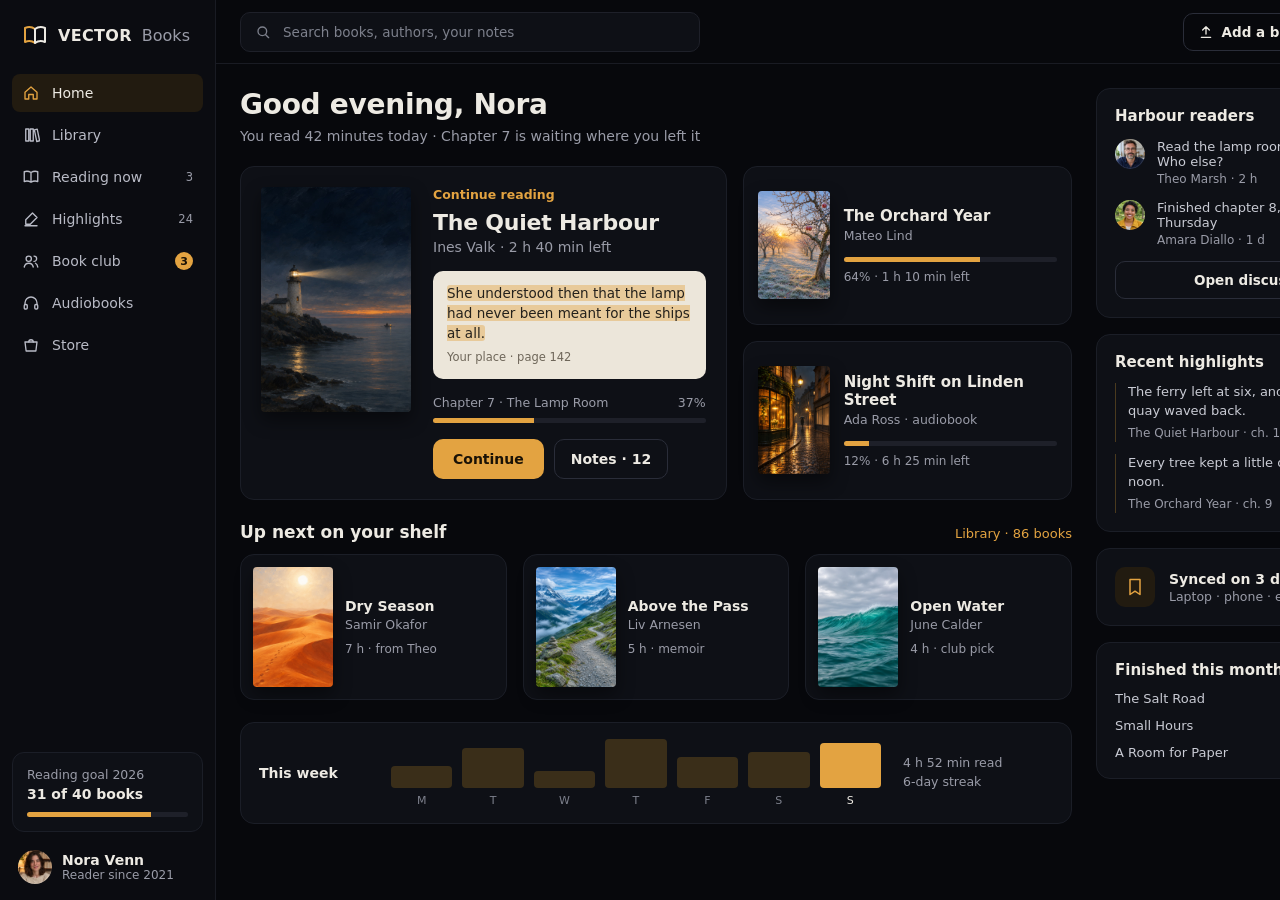
<file: index.html>
<!doctype html>
<html lang="en">
<head>
  <meta charset="utf-8">
  <meta name="viewport" content="width=device-width,initial-scale=1">
  <title>Reader Size — veraetogrex_portfolio</title>
  <link rel="stylesheet" href="style.css">
  <style>body{margin:0;min-height:100vh;display:grid;place-items:center;background:#07080c;overflow:auto}</style>
</head>
<body>
  <!-- Reader Size · the whole VECTOR Books screen · zero dependencies · github.com/veraetogrex-portfolio -->
  <section class="rb" aria-label="VECTOR Books" data-assets="assets/"></section>
  <script src="script.js"></script>
</body>
</html>
</file>
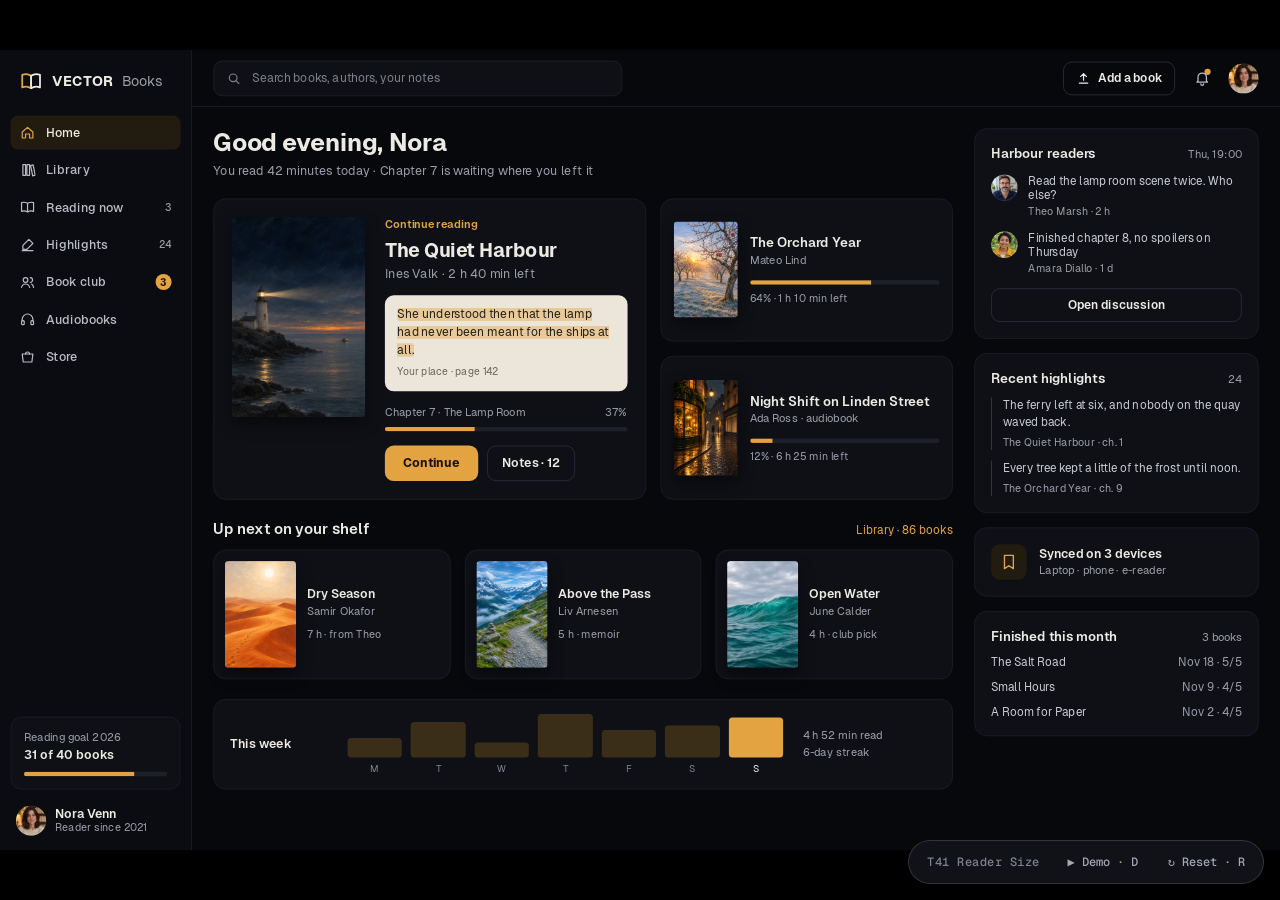
<file: mockup/reader-size.html>
<!doctype html>
<html lang="en">
<head>
<meta charset="utf-8">
<meta name="viewport" content="width=device-width,initial-scale=1">
<title>T41 Reader Size — larger text, the marked line stays in place</title>
<link rel="stylesheet" href="_shared/nocturne.css">
<link rel="stylesheet" href="../style.css">
<style>
  /* the whole app screen from ../, in Nocturne type; no grid on the app screen */
  #stage{background:#07080C}
  #stage .rb{position:absolute;left:0;top:0;--font:var(--f-text)}
  body.autoplay #stage :focus-visible{outline:none}
  body.autoplay #li-cursor{transition:none}   /* visible from frame one, no fade at the loop seam */
  #li-cursor svg{transform:scale(1.5);transform-origin:4px 3px}   /* the hand stays readable in a phone-sized reel */
  #li-cursor.down svg{transform:scale(1.3)}
</style>
</head>
<body>
<div id="stage" data-title="T41 Reader Size" data-url="veraetogrex-portfolio.github.io/reader-size">
  <section class="rb" aria-label="VECTOR Books" data-assets="../assets/"></section>
</div>
<script src="_shared/stage.js"></script>
<script src="../script.js"></script>
<script>
const app = document.querySelector('.rb').readerApp;
const at = sel => { const r = Stage.rect(document.querySelector(sel)); return [r.cx, r.cy]; };
const REST = [1010, 640];
// one act: home → the reader at 18 px → Display → A+ 22 px → A+ 26 px; the marked line and its ribbon keep their height
Stage.init({
  reset: () => app.reset(),
  cursorStart: REST,
  async demo(s) {
    const t0 = performance.now();
    await s.until(t0, 1000);                          // the whole home screen at rest first
    const [cx, cy] = at('[data-continue]');
    await s.move([cx + 22, cy + 6], 600);             // Continue on "The Quiet Harbour", the hand on the right half of the button
    await s.until(t0, 1750);
    await s.click(null, { hold: 110 });               // → the reader, chapter 7 at 18 px, the marked line on its ribbon
    await s.until(t0, 2650);
    const [ax, ay] = at('[data-aa]');
    await s.move([ax + 4, ay + 6], 550);              // Aa in the page toolbar
    await s.until(t0, 3300);
    await s.click(null, { hold: 110 });               // Display slides in where Bookmarks were
    await s.until(t0, 3950);
    const [px, py] = at('.rb-step[data-step="1"]');
    await s.move([px + 15, py - 16], 600);            // A+, upper-right corner: the hand stays off the "A+" glyph and "≈ 10 words a line"
    await s.until(t0, 4800);
    await s.click(null, { hold: 120 });               // 18 → 22 px: the lines wrap again, the marked line keeps its height
    await s.until(t0, 6400);
    await s.click(null, { hold: 120 });               // 22 → 26 px: 811 pages, the marked line still at the same height
    await s.until(t0, 10100);                         // the camera moves in on the page, holds the result 1.5 s, pulls back to the whole screen and stops
  },
});
</script>
</body>
</html>
</file>
<file: style.css>
/* VECTOR Books · reader size — zero dependencies. The whole 1440×900 app screen. */
.rb{
  --rb-void:#07080C; --rb-side:#0B0C11; --rb-card:#0E1016; --rb-well:#11131A;
  --rb-line:#191B23; --rb-line-2:#1B1E27; --rb-line-3:#1E2029; --rb-line-4:#2A2D39;
  --rb-text:#EDEAE3; --rb-text-2:#C9CBD4; --rb-nav:#B9BBC6; --rb-muted:#9A9CA8; --rb-dim:#7D808C; --rb-num:#7D808C;
  --rb-lamp:#E3A341; --rb-lamp-bg:#221B10; --rb-lamp-line:#4A3A1E; --rb-lamp-ink:#1A1206; --rb-week:#3A2E19;
  --rb-paper:#ECE6DA; --rb-ink:#24211C; --rb-paper-muted:#6E6659; --rb-paper-rule:#D6CEBF; --rb-paper-bar:#B9893A;
  --rb-mark:rgba(227,163,65,.42);
  --rb-out:cubic-bezier(.16,1,.3,1);
  position:relative; width:1440px; height:900px; overflow:hidden; display:flex;
  background:var(--rb-void); color:var(--rb-text); font-family:var(--font, Geist, system-ui, sans-serif);
  font-size:14px; line-height:normal; -webkit-font-smoothing:antialiased;
}
.rb :where(*, *::before, *::after){box-sizing:border-box}
.rb :where(h1, h2, p){margin:0; padding:0}
.rb :where(button){font:inherit; color:inherit; cursor:pointer; background:none; border:0; padding:0}
.rb :where(a){color:inherit; text-decoration:none}
.rb :where(img){display:block; max-width:none}
.rb :where(button, a, input):focus-visible{outline:2px solid var(--rb-lamp); outline-offset:2px}
.rb .rb-sr{position:absolute; width:1px; height:1px; overflow:hidden; clip:rect(0 0 0 0); white-space:nowrap}

/* sidebar */
.rb .rb-side{width:216px; flex:none; background:var(--rb-side); border-right:1px solid var(--rb-line); display:flex; flex-direction:column; gap:4px; padding:22px 12px 16px}
.rb .rb-logo{display:flex; align-items:center; gap:10px; padding:0 10px 22px; font-size:16px}
.rb .rb-logo b{font-weight:700; letter-spacing:.02em}
.rb .rb-logo span{color:var(--rb-muted)}
.rb .rb-nav{display:flex; align-items:center; gap:12px; height:38px; padding:0 10px; border-radius:8px; color:var(--rb-nav); font-weight:500; transition:background-color .2s, color .2s}
.rb .rb-nav:hover{color:var(--rb-text)}
.rb .rb-nav.is-on{background:var(--rb-lamp-bg); color:var(--rb-text)}
.rb .rb-nav.is-on svg{color:var(--rb-lamp)}
.rb .rb-nav small{margin-left:auto; font-size:11.5px; color:var(--rb-muted)}
.rb[data-view="reader"] .rb-nav small[data-home-only]{display:none}
.rb .rb-badge{margin-left:auto; min-width:18px; height:18px; border-radius:9px; background:var(--rb-lamp); color:var(--rb-lamp-ink); font-size:11px; font-weight:700; display:grid; place-items:center}
.rb .rb-goal{margin-top:auto; padding:14px; border-radius:12px; border:1px solid var(--rb-line-2); background:var(--rb-card)}
.rb .rb-me{display:flex; align-items:center; gap:10px; padding:14px 6px 0}
.rb .rb-small{font-size:12.5px; color:var(--rb-muted)}
.rb .rb-tiny{font-size:12px; color:var(--rb-muted)}
.rb .rb-strong{font-size:14px; font-weight:600}
.rb .rb-bar{height:5px; border-radius:3px; background:var(--rb-line-3); overflow:hidden}
.rb .rb-bar i{display:block; height:100%; background:var(--rb-lamp)}
.rb .rb-av{width:28px; height:28px; border-radius:50%; flex:none; background:#1A1C24; object-fit:cover; outline:1px solid rgba(255,255,255,.1); outline-offset:-1px}
.rb .rb-av.m{width:30px; height:30px}
.rb .rb-av.l{width:34px; height:34px}

/* top bar */
.rb .rb-col{flex:1; min-width:0; position:relative}
.rb .rb-view{position:absolute; inset:0; display:flex; flex-direction:column; opacity:0; visibility:hidden; transition:opacity .28s var(--rb-out), visibility 0s .28s}
.rb .rb-view.is-on{opacity:1; visibility:visible; transition:opacity .28s var(--rb-out)}
.rb.is-instant .rb-view{transition:none}
.rb .rb-top{height:64px; flex:none; display:flex; align-items:center; gap:12px; padding:0 24px; border-bottom:1px solid var(--rb-line)}
.rb .rb-search{height:40px; border-radius:10px; background:var(--rb-card); border:1px solid var(--rb-line-3); display:flex; align-items:center; gap:10px; padding:0 14px; color:var(--rb-dim); font-size:13.5px}
.rb .rb-search input{flex:1; min-width:0; border:0; background:transparent; color:var(--rb-text); font:inherit; outline:none}
.rb .rb-search input::placeholder{color:var(--rb-dim)}
.rb .rb-ib{width:36px; height:36px; border-radius:50%; color:var(--rb-nav); display:inline-grid; place-items:center; position:relative}
.rb .rb-ib:hover{color:var(--rb-text)}
.rb .rb-ib i{position:absolute; top:7px; right:8px; width:7px; height:7px; border-radius:50%; background:var(--rb-lamp)}
.rb .rb-ghost{height:38px; padding:0 14px; border-radius:10px; border:1px solid var(--rb-line-4); font-size:13.5px; font-weight:600; display:inline-flex; align-items:center; gap:8px; white-space:nowrap}
.rb .rb-crumbs{font-size:13px; color:var(--rb-muted); display:flex; gap:8px; align-items:center}
.rb .rb-crumbs b{color:var(--rb-text); font-weight:500}

.rb .rb-card{background:var(--rb-card); border:1px solid var(--rb-line-2); border-radius:14px}
.rb .rb-box{padding:18px; display:flex; flex-direction:column; gap:12px}
.rb .rb-h{display:flex; align-items:baseline; justify-content:space-between}
.rb .rb-h h2{font-size:15px; font-weight:600}
.rb .rb-cv{display:block; flex:none; background:#1A1C24; border-radius:4px; object-fit:cover; box-shadow:0 8px 18px rgba(0,0,0,.45)}
.rb .rb-row{display:flex; justify-content:space-between; font-size:13px}
.rb .rb-row span:first-child{color:var(--rb-text-2)}
.rb .rb-row span:last-child{color:var(--rb-muted)}

/* home */
.rb .rb-home-body{flex:1; min-height:0; display:flex; gap:24px; padding:24px 24px 20px}
.rb .rb-home-main{flex:1; min-width:0; display:flex; flex-direction:column; gap:22px}
.rb .rb-h1{font-size:28px; font-weight:700; letter-spacing:-.01em; line-height:1.2}
.rb .rb-sub{font-size:14px; color:var(--rb-muted); margin-top:6px}
.rb .rb-cont{display:flex; gap:16px}
.rb .rb-hero{flex:1.35; padding:20px; display:flex; gap:22px}
.rb .rb-hero-b{flex:1; min-width:0; display:flex; flex-direction:column}
.rb .rb-quote{margin-top:16px; padding:12px 14px; border-radius:10px; background:var(--rb-paper); color:var(--rb-ink); font-size:13.5px; line-height:1.5}
.rb .rb-quote mark{background:var(--rb-mark); color:inherit; border-radius:3px}
.rb .rb-quote small{display:block; font-size:11.5px; color:var(--rb-paper-muted); margin-top:6px}
.rb .rb-go{height:40px; padding:0 20px; border-radius:10px; background:var(--rb-lamp); color:var(--rb-lamp-ink); font-size:14px; font-weight:700; transition:transform .15s var(--rb-out), filter .15s}
.rb .rb-go:hover, .rb .rb-go.li-hover{filter:brightness(1.08)}
.rb .rb-go:active, .rb .rb-go.is-press{transform:scale(.96)}
.rb .rb-more{flex:1; display:flex; flex-direction:column; gap:16px}
.rb .rb-mini{padding:14px; display:flex; gap:14px; align-items:center; flex:1}
.rb .rb-shelf{display:flex; gap:16px}
.rb .rb-shelf a{flex:1; padding:12px; display:flex; gap:12px; align-items:center}
.rb .rb-week{padding:16px 18px; display:flex; align-items:center; gap:22px}
.rb .rb-days{flex:1; display:flex; gap:10px; align-items:flex-end}
.rb .rb-days span{flex:1; display:flex; flex-direction:column; align-items:center; gap:6px; font-size:11px; color:var(--rb-dim)}
.rb .rb-days i{width:100%; background:var(--rb-week); border-radius:4px}
.rb .rb-days span:last-child{color:var(--rb-text)}
.rb .rb-days span:last-child i{background:var(--rb-lamp)}
.rb .rb-home-side{width:320px; flex:none; display:flex; flex-direction:column; gap:16px}
.rb .rb-msg{display:flex; gap:12px; align-items:flex-start}
.rb .rb-msg > div{flex:1; min-width:0}
.rb .rb-msg p{font-size:13px; color:var(--rb-text-2)}
.rb .rb-hl{font-size:13px; color:var(--rb-text-2); line-height:1.45; padding-left:12px; border-left:1px solid var(--rb-lamp-line)}
.rb .rb-wide{height:38px; border-radius:10px; border:1px solid var(--rb-line-4); font-size:13.5px; font-weight:600}
.rb .rb-tile{width:40px; height:40px; border-radius:10px; background:var(--rb-lamp-bg); color:var(--rb-lamp); display:grid; place-items:center; flex:none}

/* reader */
.rb .rb-read{flex:1; min-height:0; display:flex; gap:24px; padding:14px 24px 16px}
.rb .rb-toc-col{width:212px; flex:none; display:flex; flex-direction:column; gap:14px}
.rb .rb-book{display:flex; gap:12px; align-items:center}
.rb .rb-toc{padding:8px; display:flex; flex-direction:column; gap:1px}
.rb .rb-toc a{display:flex; align-items:baseline; gap:10px; padding:7px 10px; border-radius:8px; font-size:13px; color:var(--rb-nav)}
.rb .rb-toc b{font-weight:500; color:var(--rb-num); width:16px; flex:none; font-variant-numeric:tabular-nums}
.rb .rb-toc span{flex:1}
.rb .rb-toc em{font-style:normal; color:var(--rb-num); font-size:12px; font-variant-numeric:tabular-nums}
.rb .rb-toc a.is-on{background:var(--rb-lamp-bg); color:var(--rb-text)}
.rb .rb-toc a.is-on b, .rb .rb-toc a.is-on em{color:var(--rb-lamp)}
.rb .rb-toc a.is-on span{font-weight:600}
.rb .rb-main{width:612px; flex:none; display:flex; flex-direction:column; gap:12px}
.rb .rb-tools{height:40px; display:flex; align-items:center; gap:4px}
.rb .rb-tb{width:34px; height:34px; border-radius:9px; border:1px solid transparent; color:var(--rb-nav); display:inline-grid; place-items:center; transition:background-color .2s, border-color .2s, color .2s, transform .15s var(--rb-out)}
.rb .rb-tb:hover{color:var(--rb-text)}
.rb .rb-tb[data-aa]{width:44px; font-weight:600; font-size:14px}
.rb .rb-tb[aria-pressed="true"]{border-color:var(--rb-lamp-line); background:var(--rb-lamp-bg); color:var(--rb-lamp)}
.rb .rb-tb:active, .rb .rb-tb.is-press{transform:scale(.94)}

/* the page: a matte sheet; the marked line sits at a fixed height (--anchor) and the text grows away from it */
.rb .rb-page{position:relative; flex:1; background:var(--rb-paper); border-radius:6px; color:var(--rb-ink);
  box-shadow:0 1px 0 rgba(255,255,255,.05) inset, 0 22px 44px rgba(0,0,0,.5), 0 2px 6px rgba(0,0,0,.35)}
.rb .rb-run{position:absolute; left:56px; right:56px; top:24px; display:flex; justify-content:space-between; font-size:12px; color:var(--rb-paper-muted)}
.rb .rb-ribbon{position:absolute; left:-7px; width:7px; background:var(--rb-lamp); border-radius:3px 0 0 3px}
.rb .rb-before, .rb .rb-after{position:absolute; left:56px; right:56px; overflow:hidden}
.rb .rb-before{display:flex; flex-direction:column; justify-content:flex-end}
.rb .rb-page p{text-indent:28px}
.rb .rb-page mark{background:var(--rb-mark); color:inherit; border-radius:3px; padding:1px 0; -webkit-box-decoration-break:clone; box-decoration-break:clone}
.rb .rb-foot{position:absolute; left:56px; right:56px; bottom:20px; display:flex; align-items:center; gap:14px; font-size:12px; color:var(--rb-paper-muted); font-variant-numeric:tabular-nums}
.rb .rb-foot div{flex:1; height:3px; border-radius:2px; background:var(--rb-paper-rule); overflow:hidden}
.rb .rb-foot div i{display:block; width:37%; height:100%; background:var(--rb-paper-bar)}

.rb .rb-right{flex:1; min-width:0; display:flex; flex-direction:column; gap:14px}
.rb .rb-right .rb-box{padding:16px}
.rb[data-display="on"] [data-when="off"], .rb:not([data-display="on"]) [data-when="on"]{display:none}
.rb .rb-display{gap:14px}
.rb .rb-size{display:flex; align-items:center; gap:10px; margin-top:10px}
.rb .rb-step{width:44px; height:44px; border-radius:10px; border:1px solid var(--rb-line-4); background:var(--rb-well); font-size:13px; font-weight:600; transition:transform .15s var(--rb-out), background-color .2s}
.rb .rb-step[data-step="1"]{border-color:var(--rb-lamp); background:var(--rb-lamp-bg); color:var(--rb-lamp); font-size:19px; font-weight:700}
.rb .rb-step:active, .rb .rb-step.is-press{transform:scale(.94)}
.rb .rb-step:disabled{opacity:.4; cursor:default; transform:none}
.rb .rb-dots{flex:1; display:flex; justify-content:space-between; align-items:center; padding:0 4px}
.rb .rb-dots i{border-radius:50%; background:var(--rb-line-4); transition:background-color .2s}
.rb .rb-dots i.is-on{background:var(--rb-lamp)}
.rb .rb-num{font-variant-numeric:tabular-nums}
.rb .rb-keep{display:flex; align-items:center; gap:12px; padding:12px; border-radius:12px; background:var(--rb-well); border:1px solid var(--rb-line-3); color:var(--rb-lamp)}
.rb .rb-switch{width:36px; height:20px; border-radius:10px; background:var(--rb-line-4); position:relative; flex:none; transition:background-color .2s}
.rb .rb-switch::after{content:""; position:absolute; left:2px; top:2px; width:16px; height:16px; border-radius:50%; background:var(--rb-text-2); transition:transform .2s var(--rb-out), background-color .2s}
.rb .rb-switch[aria-checked="true"]{background:var(--rb-lamp)}
.rb .rb-switch[aria-checked="true"]::after{transform:translateX(16px); background:var(--rb-lamp-ink)}
.rb .rb-segs{display:flex; gap:4px; padding:4px; border-radius:10px; background:var(--rb-side); border:1px solid var(--rb-line-3)}
.rb .rb-seg{flex:1; height:32px; border-radius:8px; color:var(--rb-nav); font-size:12.5px; font-weight:500}
.rb .rb-seg[aria-pressed="true"]{background:#1C1F29; color:var(--rb-text)}
.rb .rb-papers{display:flex; gap:8px}
.rb .rb-papers button{flex:1; height:34px; border-radius:8px; font-size:12.5px; font-weight:500}
.rb .rb-papers button[aria-pressed="true"]{font-weight:600; outline:2px solid var(--rb-lamp); outline-offset:2px}
.rb .rb-stack{display:flex}
.rb .rb-stack > *{border:2px solid var(--rb-card)}
.rb .rb-stack > * + *{margin-left:-8px}
.rb .rb-stack span{width:30px; height:30px; border-radius:50%; background:#1C1F29; color:var(--rb-text-2); font-size:11px; font-weight:600; display:grid; place-items:center}

@media (prefers-reduced-motion: reduce){
  .rb .rb-view{transition-duration:.01s}
}
</file>
<file: mockup/_shared/nocturne.css>
/* Nocturne — shared base styles for the mockups */
@font-face{font-family:"Chakra Petch";font-weight:500;font-display:swap;src:url(fonts/chakra-petch-latin-500-normal.woff2) format("woff2")}
@font-face{font-family:"Chakra Petch";font-weight:600;font-display:swap;src:url(fonts/chakra-petch-latin-600-normal.woff2) format("woff2")}
@font-face{font-family:"Chakra Petch";font-weight:700;font-display:swap;src:url(fonts/chakra-petch-latin-700-normal.woff2) format("woff2")}
@font-face{font-family:"Geist";font-weight:400;font-display:swap;src:url(fonts/geist-sans-latin-400-normal.woff2) format("woff2")}
@font-face{font-family:"Geist";font-weight:500;font-display:swap;src:url(fonts/geist-sans-latin-500-normal.woff2) format("woff2")}
@font-face{font-family:"Geist";font-weight:600;font-display:swap;src:url(fonts/geist-sans-latin-600-normal.woff2) format("woff2")}
@font-face{font-family:"Geist";font-weight:700;font-display:swap;src:url(fonts/geist-sans-latin-700-normal.woff2) format("woff2")}
@font-face{font-family:"Geist Mono";font-weight:400;font-display:swap;src:url(fonts/geist-mono-latin-400-normal.woff2) format("woff2")}
@font-face{font-family:"Geist Mono";font-weight:500;font-display:swap;src:url(fonts/geist-mono-latin-500-normal.woff2) format("woff2")}

:root{
  --void:#07080C; --panel:#0E1016; --panel-2:#111218; --raise:#1A1B24; --raise-2:#22252F;
  --glass:rgba(255,255,255,.05); --glass-strong:rgba(255,255,255,.12);
  --line:rgba(255,255,255,.08); --line-2:rgba(255,255,255,.14);
  --text:#F2F3F7; --text-2:#A4A7B6; --text-3:#7F8293;
  --pulse:#7C6CFF; --pulse-btn:#6A5AF9; --pulse-soft:#A69BFF; --pulse-pale:#C9C2FF;
  --ion:#3FE0D0; --flare:#FF7A45; --pink:#FF6FB5; --amber:#FFB547;
  --daylight:#F4F5F8;
  --r-field:10px; --r-card:14px; --r-panel:20px;
  --f-display:"Chakra Petch","Geist",system-ui,sans-serif;
  --f-text:"Geist","Inter",system-ui,-apple-system,sans-serif;
  --f-mono:"Geist Mono",ui-monospace,"SF Mono",Menlo,monospace;
  --ease-out:cubic-bezier(.2,.8,.2,1);
  --ease-io:cubic-bezier(.65,0,.35,1);
  --ease-back:cubic-bezier(.34,1.56,.64,1);
}
*,*::before,*::after{box-sizing:border-box}
html,body{margin:0;height:100%;background:#000;color:var(--text);font-family:var(--f-text);-webkit-font-smoothing:antialiased;overflow:hidden}
button,input,textarea{font:inherit;color:inherit}
button{cursor:pointer;background:none;border:0;padding:0}

/* viewport and scaling */
.li-viewport{position:fixed;inset:0;overflow:hidden;background:#000}
.li-shell{position:absolute;left:50%;top:50%;transform-origin:50% 50%}
#stage{position:relative;width:1440px;height:900px;overflow:hidden;background:var(--void);isolation:isolate}
#stage.grid::before{content:"";position:absolute;inset:0;pointer-events:none;z-index:0;
  background-image:linear-gradient(var(--line) 1px,transparent 1px),linear-gradient(90deg,var(--line) 1px,transparent 1px);
  background-size:48px 48px;background-position:-1px -1px;opacity:.45;
  -webkit-mask-image:radial-gradient(ellipse 75% 70% at 50% 50%,#000 30%,transparent 100%);
          mask-image:radial-gradient(ellipse 75% 70% at 50% 50%,#000 30%,transparent 100%)}

/* browser frame (?frame) */
.li-browser{width:1440px;border-radius:18px;overflow:hidden;background:#15161D;box-shadow:0 0 0 1px rgba(255,255,255,.08),0 40px 120px rgba(0,0,0,.6)}
.li-browser-bar{height:46px;display:flex;align-items:center;gap:16px;padding:0 18px;background:#121319;border-bottom:1px solid var(--line)}
.li-dots{display:flex;gap:8px}.li-dots i{width:12px;height:12px;border-radius:50%;background:#2A2C36;display:block}
.li-dots i:nth-child(1){background:#FF5F57}.li-dots i:nth-child(2){background:#FEBC2E}.li-dots i:nth-child(3){background:#28C840}
.li-url{flex:0 1 520px;margin:0 auto;height:28px;border-radius:8px;background:#1C1D25;display:flex;align-items:center;justify-content:center;gap:8px;font:500 13px var(--f-mono);color:var(--text-2);letter-spacing:.02em}
.li-url::before{content:"";width:9px;height:11px;border:1.5px solid var(--text-3);border-radius:2px 2px 3px 3px;border-top-width:4px;opacity:.7}

/* demo cursor */
#li-cursor{position:absolute;left:0;top:0;width:28px;height:28px;z-index:9999;pointer-events:none;opacity:0;transition:opacity .2s;will-change:transform;filter:drop-shadow(0 4px 10px rgba(0,0,0,.55))}
#li-cursor.on{opacity:1}
#li-cursor svg{display:block;transform-origin:4px 3px;transition:transform .12s var(--ease-out)}
#li-cursor.down svg{transform:scale(.82)}
#li-cursor.grab .arrow{display:none}#li-cursor:not(.grab) .hand{display:none}
.li-ripple{position:absolute;width:44px;height:44px;margin:-22px 0 0 -22px;border-radius:50%;border:2px solid rgba(255,255,255,.85);pointer-events:none;z-index:9998;animation:li-ripple .5s var(--ease-out) forwards}
@keyframes li-ripple{from{transform:scale(.3);opacity:.9}to{transform:scale(1.35);opacity:0}}
#stage.demo-running, #stage.demo-running *{cursor:none!important}

/* control pill outside the stage (interactive mode only) */
.li-controls{position:fixed;right:16px;bottom:16px;z-index:10;display:flex;gap:6px;padding:6px;border-radius:999px;background:rgba(20,21,28,.86);border:1px solid var(--line-2);backdrop-filter:blur(10px);font:500 12px var(--f-mono);letter-spacing:.04em}
.li-controls button{padding:7px 12px;border-radius:999px;color:var(--text-2)}
.li-controls button:hover{background:var(--raise-2);color:var(--text)}
.li-controls .li-title{padding:7px 10px 7px 12px;color:var(--text-3)}
body.autoplay .li-controls,body.clean .li-controls{display:none}

/* shared primitives */
.mono{font-family:var(--f-mono);letter-spacing:.08em;text-transform:uppercase}
.display{font-family:var(--f-display);text-transform:uppercase;letter-spacing:.02em}
.btn{display:inline-flex;align-items:center;justify-content:center;gap:10px;height:52px;padding:0 26px;border-radius:var(--r-field);background:var(--pulse-btn);color:#fff;font:600 17px var(--f-text);box-shadow:0 0 0 1px rgba(255,255,255,.1) inset,0 10px 30px -10px rgba(124,108,255,.8)}
.btn.ghost{background:var(--glass);box-shadow:0 0 0 1px var(--line-2) inset;color:var(--text)}
.field{height:56px;border-radius:var(--r-field);background:rgba(255,255,255,.035);border:1px solid var(--line-2);padding:0 18px;display:flex;align-items:center;font-size:18px;color:var(--text);outline:none;transition:border-color .2s,box-shadow .2s}
.field:focus,.field.focus{border-color:var(--pulse);box-shadow:0 0 0 4px rgba(124,108,255,.18)}
.card{background:var(--panel);border:1px solid var(--line);border-radius:var(--r-panel)}
.hud-corners{position:absolute;inset:-10px;pointer-events:none;
  background:
   linear-gradient(var(--c,var(--line-2)) 0 0) left top/18px 1px no-repeat,linear-gradient(var(--c,var(--line-2)) 0 0) left top/1px 18px no-repeat,
   linear-gradient(var(--c,var(--line-2)) 0 0) right top/18px 1px no-repeat,linear-gradient(var(--c,var(--line-2)) 0 0) right top/1px 18px no-repeat,
   linear-gradient(var(--c,var(--line-2)) 0 0) left bottom/18px 1px no-repeat,linear-gradient(var(--c,var(--line-2)) 0 0) left bottom/1px 18px no-repeat,
   linear-gradient(var(--c,var(--line-2)) 0 0) right bottom/18px 1px no-repeat,linear-gradient(var(--c,var(--line-2)) 0 0) right bottom/1px 18px no-repeat}
.status-line{position:absolute;left:48px;right:48px;bottom:28px;display:flex;justify-content:space-between;font:500 12px var(--f-mono);letter-spacing:.14em;text-transform:uppercase;color:var(--text-3);z-index:2}

@media (prefers-reduced-motion: reduce){
  *,*::before,*::after{animation-duration:150ms!important;transition-duration:150ms!important}
}
</file>
